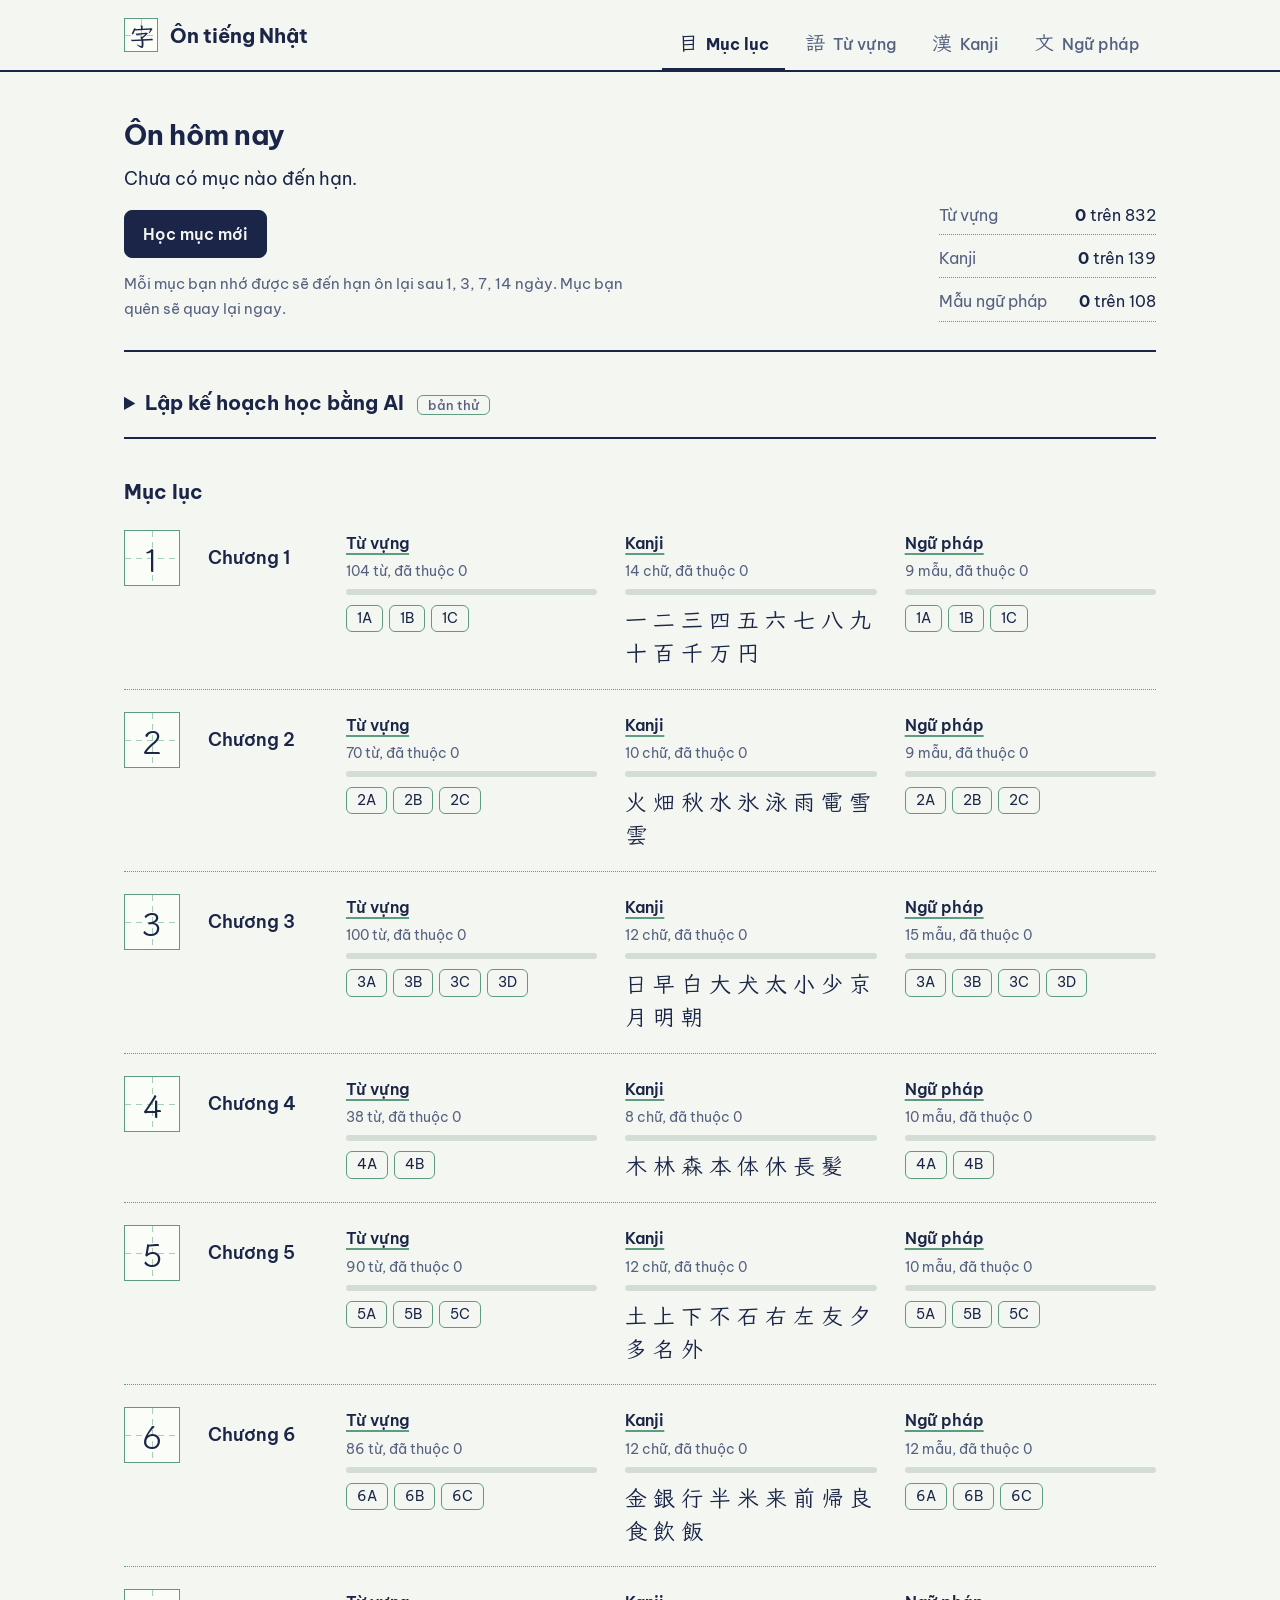
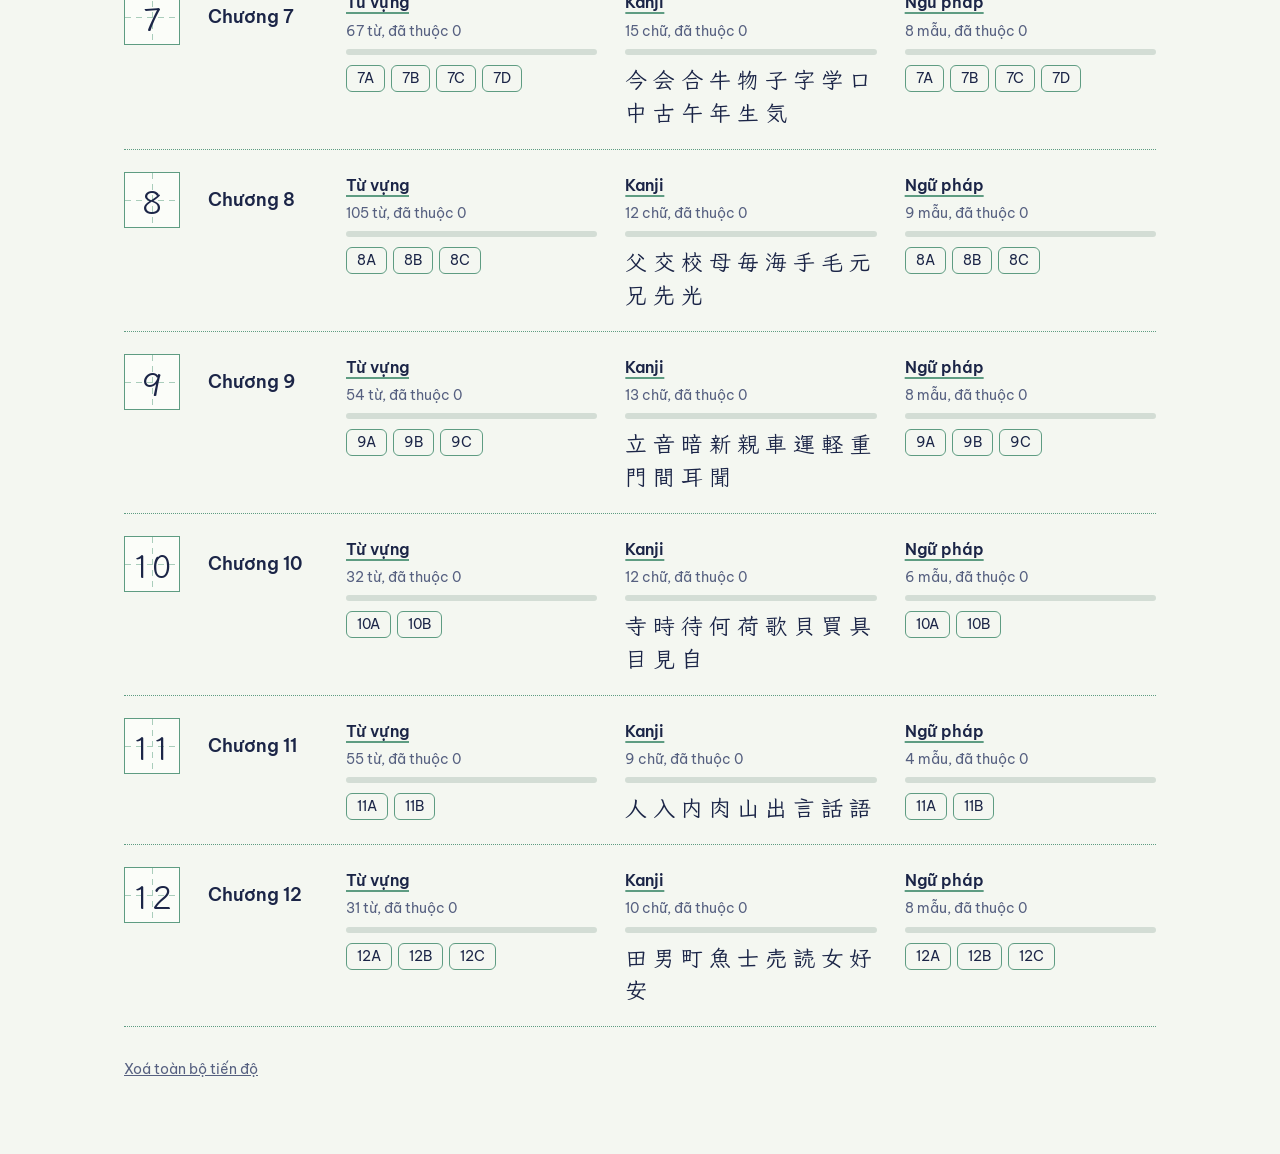
<file: index.html>
<!doctype html>
<html lang="vi">
<head>
<meta charset="utf-8">
<meta name="viewport" content="width=device-width, initial-scale=1">
<meta name="color-scheme" content="light dark">
<meta name="description" content="Ôn tiếng Nhật: từ vựng, kanji và ngữ pháp theo từng chương. Thẻ ghi nhớ, trắc nghiệm, tập viết và lặp lại ngắt quãng.">
<title>Ôn tiếng Nhật</title>
<link rel="icon" href="data:image/svg+xml,%3Csvg xmlns='http://www.w3.org/2000/svg' viewBox='0 0 64 64'%3E%3Crect x='3' y='3' width='58' height='58' fill='%23fbfdf9' stroke='%235e9c82' stroke-width='4'/%3E%3Ctext x='32' y='47' font-size='44' text-anchor='middle' fill='%231b2547'%3E字%3C/text%3E%3C/svg%3E">
<link rel="preconnect" href="https://fonts.googleapis.com">
<link rel="preconnect" href="https://fonts.gstatic.com" crossorigin>
<link rel="stylesheet" href="https://fonts.googleapis.com/css2?family=Be+Vietnam+Pro:wght@400;500;600;700&family=Klee+One:wght@400;600&display=swap">
<link rel="stylesheet" href="css/app.css">
</head>
<body>

<header class="top">
  <div class="wrap top-in">
    <div class="brand">
      <span class="cell brand-mark" aria-hidden="true"><span lang="ja">字</span></span>
      <h1>Ôn tiếng Nhật</h1>
    </div>
    <nav class="tabs" aria-label="Các phần ôn tập">
      <button class="tab" data-view="home"><span class="tab-ja" lang="ja" aria-hidden="true">目</span>Mục lục</button>
      <button class="tab" data-view="vocab"><span class="tab-ja" lang="ja" aria-hidden="true">語</span>Từ vựng</button>
      <button class="tab" data-view="kanji"><span class="tab-ja" lang="ja" aria-hidden="true">漢</span>Kanji</button>
      <button class="tab" data-view="grammar"><span class="tab-ja" lang="ja" aria-hidden="true">文</span>Ngữ pháp</button>
    </nav>
  </div>
</header>

<main class="wrap main">
  <section class="view" id="v-home" aria-label="Mục lục"></section>
  <section class="view" id="v-vocab" aria-label="Từ vựng" hidden></section>
  <section class="view" id="v-kanji" aria-label="Kanji" hidden></section>
  <section class="view" id="v-grammar" aria-label="Ngữ pháp" hidden></section>
  <section class="view" id="v-review" aria-label="Ôn hôm nay" hidden></section>
</main>

<script src="data/vocab.js"></script>
<script src="data/kanji.js"></script>
<script src="data/grammar.js"></script>
<script src="js/core.js"></script>
<script src="js/vocab.js"></script>
<script src="js/kanji.js"></script>
<script src="js/grammar.js"></script>
<script src="js/planner.js"></script>
<script src="js/home.js"></script>
<script src="js/app.js"></script>
</body>
</html>
</file>
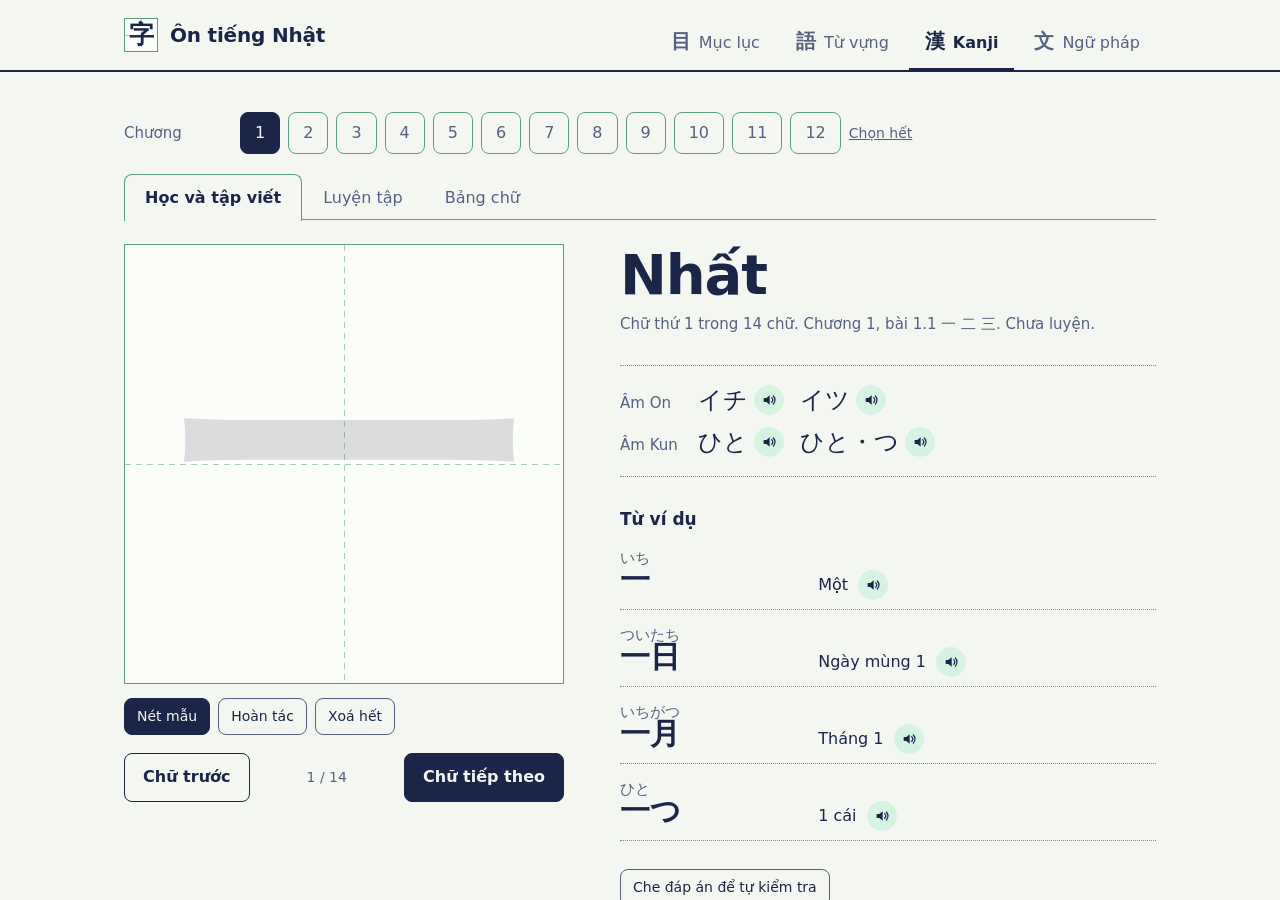
<file: kanji-quiz.html>
<!doctype html>
<html lang="vi">
<head>
<meta charset="utf-8">
<meta http-equiv="refresh" content="0; url=index.html#kanji">
<title>Ôn tiếng Nhật</title>
</head>
<body><p><a href="index.html#kanji">Mở trang Ôn tiếng Nhật</a></p></body>
</html>
</file>
<file: css/app.css>
/* Ôn tiếng Nhật
   Giấy vở tập viết kanji: ô 田字格, mực chàm, bút đỏ của thầy cô.
   Chế độ tối là bảng đen học đường và phấn. */

:root {
  color-scheme: light dark;
  --paper: #f4f7f1;
  --sheet: #fbfdf9;
  --ink: #1b2547;
  --ink-2: #566080;
  --line: #d3ddd5;
  --grid: #a9cdbb;
  --grid-strong: #5e9c82;
  --red: #cf3326;
  --red-wash: #fce6e2;
  --hl: #ffee9e;
  --ghost: rgba(27, 37, 71, .15);
  --focus: #1d6fd6;

  --f-ui: "Be Vietnam Pro", "Segoe UI", system-ui, sans-serif;
  --f-jp: "Klee One", "UD Digi Kyokasho N-R", "UD デジタル 教科書体 N-R", "Yu Kyokasho", "Yu Mincho", "Hiragino Mincho ProN", serif;
}

@media (prefers-color-scheme: dark) {
  :root {
    --paper: #14231f;
    --sheet: #1b2f29;
    --ink: #eceee3;
    --ink-2: #a7b8ad;
    --line: #2d4740;
    --grid: #3f6458;
    --grid-strong: #6fa08c;
    --red: #ff8a7a;
    --red-wash: #3d2723;
    --hl: #564e1f;
    --ghost: rgba(236, 238, 227, .17);
    --focus: #8ec5ff;
  }
}

* { box-sizing: border-box; }

body {
  margin: 0;
  background: var(--paper);
  color: var(--ink);
  font: 400 1rem/1.65 var(--f-ui);
  -webkit-font-smoothing: antialiased;
}

[lang="ja"] { font-family: var(--f-jp); }
[hidden] { display: none !important; }
h1, h2, h3, p, dl, dd, ul { margin: 0; padding: 0; }
ul { list-style: none; }
button { font: inherit; color: inherit; }

:focus-visible { outline: 3px solid var(--focus); outline-offset: 3px; }

.wrap { max-width: 1080px; margin: 0 auto; padding: 0 24px; }

/* ---- Ô 田字格: mô-típ chung của cả trang ---- */
.cell {
  position: relative;
  background: var(--sheet);
  border: 1.5px solid var(--grid-strong);
}
.cell::before {
  content: "";
  position: absolute;
  inset: 0;
  pointer-events: none;
  background:
    repeating-linear-gradient(to bottom, var(--grid) 0 6px, transparent 6px 11px) center / 1px 100% no-repeat,
    repeating-linear-gradient(to right, var(--grid) 0 6px, transparent 6px 11px) center / 100% 1px no-repeat;
}

/* ---- Đầu trang ---- */
.top { border-bottom: 2px solid var(--ink); }
.top-in { display: flex; align-items: flex-end; justify-content: space-between; gap: 16px; }
.brand { display: flex; align-items: center; gap: 12px; padding: 18px 0; }
.brand h1 { font-size: 1.25rem; font-weight: 700; letter-spacing: -.01em; }
.brand-mark { width: 34px; height: 34px; container-type: inline-size; display: grid; place-items: center; }
.brand-mark span { position: relative; font-size: 78cqw; line-height: 1; font-weight: 600; }

.tabs { display: flex; gap: 4px; margin-bottom: -2px; }
.tab {
  display: flex; align-items: baseline; gap: 8px;
  padding: 12px 16px 10px;
  background: none; border: 0; border-bottom: 4px solid transparent;
  color: var(--ink-2); font-weight: 500; cursor: pointer;
}
.tab:hover { color: var(--ink); }
.tab[aria-current="page"] { color: var(--ink); font-weight: 700; border-bottom-color: var(--ink); }
.tab-ja { font-family: var(--f-jp); font-size: 1.25rem; font-weight: 600; }

.main { padding-top: 40px; padding-bottom: 72px; }

/* ---- Nút ---- */
.btn {
  padding: 10px 18px;
  background: transparent;
  border: 1.5px solid var(--ink);
  border-radius: 8px;
  font-weight: 600; cursor: pointer;
}
.btn:hover:not(:disabled) { background: var(--line); }
.btn-solid { background: var(--ink); color: var(--paper); }
.btn-solid:hover:not(:disabled) { background: var(--ink); opacity: .88; }
.btn-sm { padding: 6px 12px; font-size: .875rem; font-weight: 500; border-color: var(--ink-2); }
.btn[aria-pressed="true"] { background: var(--ink); color: var(--paper); border-color: var(--ink); }
.link {
  background: none; border: 0; padding: 0;
  color: var(--ink-2); font-size: .875rem; text-decoration: underline; cursor: pointer;
}
.link:hover { color: var(--ink); }
.row { display: flex; flex-wrap: wrap; align-items: center; gap: 8px; }

/* ---- Học ---- */
.learn { display: grid; grid-template-columns: minmax(280px, 440px) minmax(0, 1fr); gap: 56px; align-items: start; }
.learn-pad { display: grid; gap: 14px; }

.pad-cell { width: 100%; aspect-ratio: 1; container-type: inline-size; touch-action: none; }
.ghost {
  position: absolute; inset: 0;
  display: grid; place-items: center;
  font-size: 60vw;
  font-size: 80cqw;
  line-height: 1; font-weight: 600;
  color: var(--ghost);
  user-select: none; pointer-events: none;
}
.ghost.is-off { visibility: hidden; }
.pad-cell canvas { position: absolute; inset: 0; width: 100%; height: 100%; touch-action: none; cursor: crosshair; }

.pager { justify-content: space-between; margin-top: 4px; }
.pager-pos { color: var(--ink-2); font-size: .875rem; }

.hv { font-size: clamp(2.25rem, 5vw, 3.5rem); line-height: 1.1; font-weight: 700; letter-spacing: -.02em; }
.hv.is-long { font-size: clamp(1.5rem, 3vw, 2rem); letter-spacing: 0; }
.where { margin-top: 6px; color: var(--ink-2); font-size: .9375rem; }

.readings {
  display: grid; grid-template-columns: auto 1fr; gap: 6px 20px; align-items: baseline;
  margin-top: 28px; padding: 16px 0;
  border-top: 1.5px dotted var(--grid-strong); border-bottom: 1.5px dotted var(--grid-strong);
}
.readings dt { color: var(--ink-2); font-size: .9375rem; }
.readings dd { font-size: 1.5rem; line-height: 1.5; }
.none { font-family: var(--f-ui); font-size: .9375rem; color: var(--ink-2); }

.words-title { margin-top: 28px; font-size: 1.0625rem; font-weight: 600; }
.words li {
  display: grid; grid-template-columns: minmax(120px, 34%) 1fr; gap: 16px; align-items: baseline;
  padding: 18px 0 8px;
  border-bottom: 1.5px dotted var(--grid-strong);
}
.words .w { font-size: 1.875rem; line-height: 1.4; font-weight: 600; }
.words rt { font-size: .5em; font-weight: 400; color: var(--ink-2); }
.words .m { color: var(--ink); }

.test-row { margin-top: 28px; }

/* Che đáp án khi tự kiểm tra */
.info-masked:not(.is-shown) .sec { filter: blur(9px); user-select: none; }
.info-masked:not(.is-shown) rt.sec { filter: blur(5px); }

/* ---- Luyện tập ---- */

.setup { display: grid; gap: 10px; }
.group { display: flex; flex-wrap: wrap; align-items: center; gap: 8px; }
.group-label { flex: none; width: 108px; color: var(--ink-2); font-size: .9375rem; }
.pick { cursor: pointer; }
.pick input { position: absolute; opacity: 0; width: 1px; height: 1px; }
.pick span {
  display: block; padding: 7px 14px;
  border: 1.5px solid var(--grid-strong); border-radius: 8px;
  font-weight: 500; color: var(--ink-2);
}
.pick:hover span { border-color: var(--ink); color: var(--ink); }
.pick input:checked + span { background: var(--ink); border-color: var(--ink); color: var(--paper); }
.pick input:focus-visible + span { outline: 3px solid var(--focus); outline-offset: 3px; }

.paper { margin-top: 28px; max-width: 760px; }
.paper-head {
  display: flex; align-items: baseline; justify-content: space-between; gap: 16px;
  padding-bottom: 10px; border-bottom: 2px solid var(--ink);
}
.qno { font-size: 1.25rem; font-weight: 700; }
.score { display: flex; align-items: baseline; gap: 16px; }
.streak { color: var(--ink-2); font-size: .875rem; }
.grade {
  display: inline-block;
  font-family: var(--f-jp); font-size: 2rem; font-weight: 600; line-height: 1;
  color: var(--red); transform: rotate(-3deg);
}

.q { display: grid; gap: 14px; padding: 28px 0 24px; }
.ask { font-weight: 600; font-size: 1.0625rem; }
.line { display: flex; max-width: 100%; padding-left: 1.5px; }
.sq { flex: 0 1 var(--sq, 112px); min-width: 0; aspect-ratio: 1; container-type: inline-size; display: grid; place-items: center; margin-left: -1.5px; }
.sq span { position: relative; font-size: 66cqw; line-height: 1; font-weight: 600; }
.sep { align-self: center; padding: 0 10px; font-size: 1.5rem; color: var(--ink-2); }
.hint { color: var(--ink-2); }

.opts { display: grid; grid-template-columns: 1fr 1fr; gap: 20px 24px; }
.opt {
  position: relative;
  display: flex; align-items: center; gap: 14px;
  min-height: 68px; padding: 10px 16px;
  background: var(--sheet);
  border: 1.5px solid var(--grid-strong); border-radius: 8px;
  color: var(--ink); text-align: left; cursor: pointer;
}
.opt:hover:not(:disabled) { border-color: var(--ink); }
.opt .no {
  flex: none; width: 28px; height: 28px; display: grid; place-items: center;
  border: 1.5px solid var(--ink-2); border-radius: 4px;
  color: var(--ink-2); font-size: .875rem; font-weight: 600;
}
.opt .txt { font-size: 1.375rem; line-height: 1.3; font-weight: 600; }
.opt .txt-vi { font-family: var(--f-ui); font-size: 1.125rem; font-weight: 600; }
.opt:disabled { cursor: default; }
.opt:disabled:not(.ok):not(.ng) { opacity: .55; }
.opt.ok { border-color: var(--ink); }
.opt.ng { background: var(--red-wash); border-color: var(--red); }
.opt.ng .txt { text-decoration: line-through; text-decoration-color: var(--red); text-decoration-thickness: 2px; }

/* Vòng tròn bút đỏ quanh đáp án đúng */
.maru { position: absolute; left: -14px; top: -9px; overflow: visible; pointer-events: none; }
.maru path {
  fill: none; stroke: var(--red); stroke-width: 3.2; stroke-linecap: round; stroke-linejoin: round;
  stroke-dasharray: var(--len); stroke-dashoffset: var(--len);
  animation: pen .55s cubic-bezier(.55, .1, .3, 1) forwards;
}
@keyframes pen { to { stroke-dashoffset: 0; } }

.result { min-height: 96px; margin-top: 28px; }
.verdict { font-weight: 700; font-size: 1.125rem; }
.verdict.ng { color: var(--red); }
.result .explain { margin-top: 4px; }
.result .explain b { font-weight: 600; }
.result .explain [lang="ja"] { font-size: 1.25rem; }
.next { margin-top: 4px; }

.margin { padding-left: 28px; border-left: 1.5px solid var(--line); }
.margin h3 { font-size: 1.0625rem; font-weight: 600; }
.weak { display: grid; gap: 8px; margin: 16px 0 20px; }
.weak-empty { color: var(--ink-2); font-size: .9375rem; }
.chip {
  display: grid; grid-template-columns: auto 1fr; gap: 0 12px; align-items: baseline;
  padding: 8px 12px; text-align: left;
  background: var(--sheet); border: 1.5px solid var(--grid-strong); border-radius: 6px; cursor: pointer;
}
.chip:hover { border-color: var(--ink); }
.chip-w { grid-row: span 2; font-size: 1.5rem; font-weight: 600; line-height: 1.3; }
.chip-s { font-size: .875rem; color: var(--ink-2); }
.chip-n { font-size: .8125rem; color: var(--red); }

/* ---- Bảng chữ ---- */
.table-head h2 { font-size: 1.75rem; font-weight: 700; letter-spacing: -.01em; }
.sum { margin-top: 4px; }
.sum b { font-weight: 700; }
.legend { display: flex; flex-wrap: wrap; align-items: center; gap: 8px 24px; margin-top: 12px; color: var(--ink-2); font-size: .875rem; }
.lg { display: inline-flex; align-items: center; gap: 8px; }
.lg-ring { width: 14px; height: 14px; border: 2px solid var(--red); border-radius: 50%; }
.lg-hl { width: 18px; height: 14px; background: var(--hl); border: 1.5px solid var(--grid-strong); }

.chap { margin-top: 40px; }
.chap h3 { display: flex; align-items: baseline; gap: 16px; margin-bottom: 14px; font-size: 1.125rem; font-weight: 600; }
.chap h3 small { color: var(--ink-2); font-size: .875rem; font-weight: 400; }
.grid { display: grid; grid-template-columns: repeat(auto-fill, minmax(104px, 1fr)); padding: 0 1.5px 1.5px 0; }
.kcell {
  aspect-ratio: 1; margin: 0 -1.5px -1.5px 0; padding: 0;
  display: grid; place-items: center; cursor: pointer; text-align: center;
  container-type: inline-size;
}
.kcell:hover { background: var(--line); }
.kcell:focus-visible { z-index: 1; outline-offset: -5px; }
.kcell .kk { position: relative; font-size: 44cqw; line-height: 1; font-weight: 600; }
.kcell .kv { position: absolute; left: 0; right: 0; bottom: 6px; font-size: .75rem; color: var(--ink-2); line-height: 1.2; }
.kcell.is-weak { background: var(--hl); }
.kcell.is-strong::after {
  content: ""; position: absolute; top: 8px; right: 8px;
  width: 14px; height: 14px; border: 2px solid var(--red); border-radius: 50%;
}

/* ---- Chọn chế độ và phạm vi ---- */
.modes { display: flex; flex-wrap: wrap; gap: 0; margin: 20px 0 24px; border-bottom: 1.5px solid var(--grid-strong); }
.mode {
  padding: 10px 20px 9px; margin-bottom: -1.5px;
  background: none; border: 1.5px solid transparent; border-bottom: 0; border-radius: 8px 8px 0 0;
  color: var(--ink-2); font-weight: 500; cursor: pointer;
}
.mode:hover { color: var(--ink); }
.mode[aria-pressed="true"] { background: var(--paper); border-color: var(--grid-strong); color: var(--ink); font-weight: 700; }
.scope { display: grid; gap: 8px; }
.pick-sm span { padding: 3px 10px; font-size: .875rem; }
.tool-row { margin-bottom: 20px; }
.search {
  min-width: 240px; padding: 8px 12px;
  background: var(--sheet); border: 1.5px solid var(--grid-strong); border-radius: 8px; color: var(--ink); font: inherit;
}
.btn-ng { border-color: var(--red); color: var(--red); }
.btn-ng:hover:not(:disabled) { background: var(--red-wash); }

/* ---- Thẻ ghi nhớ (kiểu thẻ lật: bộ đếm, thẻ xếp chồng, ← Chưa nhớ / Đã học →) ---- */
:root { --ok: #1f8f63; --ok-wash: #d6f2e3; }
@media (prefers-color-scheme: dark) { :root { --ok: #7fd6a8; --ok-wash: #1f4d3b; } }

.flash { display: grid; justify-items: center; gap: 18px; width: 100%; max-width: 600px; margin: 0 auto; }
.fc-counts { display: flex; align-items: center; gap: 16px; font-size: 1.5rem; line-height: 1; color: var(--ink-2); }
.fc-counts b { min-width: 1.4em; text-align: center; font-weight: 700; }
.c-ng { color: var(--red); }
.c-left { color: var(--ink); }
.c-ok { color: var(--ok); }
.fc-stage { position: relative; width: 100%; margin-bottom: 14px; }
.fc-stage::before, .fc-stage::after {
  content: ""; position: absolute; z-index: 0; top: 18px; bottom: -8px; left: 14px; right: 14px;
  background: var(--sheet); border: 1.5px solid var(--grid-strong); border-radius: 22px;
}
.fc-stage::after { left: 28px; right: 28px; bottom: -15px; opacity: .65; }
.fc-card {
  position: relative; z-index: 1; display: flex; flex-direction: column; min-height: 380px;
  background: var(--sheet); border: 1.5px solid var(--grid-strong); border-radius: 22px;
  box-shadow: 0 14px 26px -18px rgba(27, 37, 71, .55);
  cursor: pointer; touch-action: pan-y; user-select: none;
}
.fc-card.is-ok { border-color: var(--ok); }
.fc-card.is-ng { border-color: var(--red); }
.fc-card.is-turning { animation: turn .22s ease-out; }
@keyframes turn { from { transform: scaleX(.93); opacity: .55; } to { transform: none; opacity: 1; } }
.fc-body { flex: 1; display: flex; flex-direction: column; max-height: 480px; padding: 22px 26px 16px; overflow-y: auto; }
.fc-tagline { margin-bottom: 8px; color: var(--ink-2); font-size: .8125rem; }
.fc-front { margin: auto; padding: 24px 0; text-align: center; }
.fc-front .flash-hint { margin-top: 28px; }
.fc-top { display: flex; align-items: center; gap: 12px; }
.fc-read { font-size: 1.5rem; font-weight: 600; line-height: 1.8; color: var(--ink-2); }
.ov { padding-top: 1px; border-top: 2px solid currentColor; }
.say {
  flex: none; display: grid; place-items: center; width: 44px; height: 44px; padding: 0;
  background: var(--ok-wash); border: 0; border-radius: 50%; color: var(--ink); cursor: pointer;
}
.say:hover { background: var(--ok); color: var(--sheet); }
.fc-main { margin: 10px 0 8px; text-align: center; }
.fc-main .pos { margin-top: 8px; }
.fc-mean { font-size: 1.5rem; font-weight: 700; line-height: 1.4; }
.fc-main .flash-note { margin: 10px auto 0; }
.bigword { font-size: 3rem; font-weight: 600; line-height: 1.5; overflow-wrap: anywhere; }
.bigword ruby { ruby-position: over; }
.bigword rt { font-size: .4em; font-weight: 400; color: var(--ink-2); letter-spacing: .04em; }
.bigword-xl { font-size: 6.5rem; line-height: 1.3; }
.fc-ex { margin-top: 12px; padding-top: 14px; border-top: 1.5px solid var(--line); text-align: left; }
.fc-tag { display: inline-block; padding: 2px 12px; background: var(--ok-wash); border-radius: 8px; font-size: .8125rem; font-weight: 700; }
.fc-ex ol { margin: 10px 0 0; padding-left: 1.5em; }
.fc-ex li { padding-left: 4px; font-size: 1.1875rem; line-height: 2.3; }
.fc-ex rt { font-size: .5em; }
.ex-vi { font-family: var(--f-ui); font-size: .875rem; color: var(--ink-2); }
.fc-lines { padding-top: 6px; text-align: left; }
.fc-lines p { margin-top: 6px; }
.fc-foot { display: flex; justify-content: flex-end; padding: 4px 12px; border-top: 1.5px solid var(--line); }
.fc-heart { display: grid; place-items: center; width: 44px; height: 44px; padding: 0; background: none; border: 0; border-radius: 50%; color: var(--red); cursor: pointer; }
.fc-heart:hover { background: var(--red-wash); }
.fc-heart.is-on path { fill: currentColor; }
.fc-actions { display: flex; align-items: center; gap: 16px; width: 100%; justify-content: center; }
.fc-btn { padding: 15px 30px; border: 0; border-radius: 999px; color: var(--ink); font-size: 1.0625rem; font-weight: 700; cursor: pointer; }
.fc-ng { background: var(--red-wash); }
.fc-ok { background: var(--ok-wash); }
.fc-btn:hover:not(:disabled) { filter: brightness(.95); }
.fc-undo { display: grid; place-items: center; width: 52px; height: 52px; padding: 0; background: var(--sheet); border: 1.5px solid var(--grid-strong); border-radius: 50%; color: var(--ink); cursor: pointer; }
.fc-undo:hover:not(:disabled) { border-color: var(--ink); }
.fc-actions button:disabled { opacity: .4; cursor: default; }
.flash-hint, .flash-tip { color: var(--ink-2); font-size: .875rem; }
.flash-tip { max-width: 34em; text-align: center; }
.flash-vi { font-size: 1.5rem; font-weight: 700; line-height: 1.4; }
.flash-note { max-width: 36em; color: var(--ink-2); font-size: .9375rem; }
.flash-pattern { font-size: 2rem; font-weight: 600; line-height: 1.5; }
.flash-where { color: var(--ink-2); }
.flash-empty { margin: auto; padding: 56px 0; color: var(--ink-2); display: grid; gap: 16px; justify-items: center; text-align: center; }
.fc-main .flash-pattern { font-size: 1.5rem; }

/* ---- Danh sách từ vựng ---- */
.group-title { margin: 28px 0 8px; font-size: 1.0625rem; font-weight: 600; }
.vtable { width: 100%; border-collapse: collapse; }
.vtable td { padding: 8px 12px 8px 0; vertical-align: baseline; border-bottom: 1.5px dotted var(--grid-strong); }
.vw { width: 26%; font-size: 1.375rem; font-weight: 600; }
.vr { width: 30%; font-size: 1.125rem; }
.vm { font-size: .9375rem; }
.vnote { display: block; color: var(--ink-2); font-size: .8125rem; }
.vtable tr.is-done .vw::after { content: ""; display: inline-block; width: 11px; height: 11px; margin-left: 10px; border: 2px solid var(--red); border-radius: 50%; vertical-align: middle; }
.hide-r .vr:not(.is-shown), .hide-m .vm:not(.is-shown) { filter: blur(8px); cursor: pointer; user-select: none; }

/* ---- Bài giảng ngữ pháp ---- */
.lesson { display: grid; grid-template-columns: 280px minmax(0, 1fr); gap: 40px; align-items: start; }
.pats { display: grid; gap: 2px; max-height: 80vh; overflow: auto; padding-right: 8px; }
.pats .group-title { margin: 20px 0 6px; }
.pats .group-title:first-child { margin-top: 0; }
.pat {
  display: grid; grid-template-columns: 34px 1fr; gap: 8px; align-items: baseline; padding: 8px 10px;
  background: none; border: 0; border-left: 3px solid transparent; border-bottom: 1.5px dotted var(--grid-strong);
  text-align: left; cursor: pointer; color: var(--ink);
}
.pat:hover { background: var(--line); }
.pat.is-current { border-left-color: var(--ink); background: var(--sheet); font-weight: 600; }
.pat-n { color: var(--ink-2); font-size: .875rem; }
.pat-t { font-size: 1rem; line-height: 1.45; overflow-wrap: anywhere; }
.pat.is-done .pat-n::after { content: ""; display: inline-block; width: 9px; height: 9px; margin-left: 4px; border: 2px solid var(--red); border-radius: 50%; }
.viewer { display: grid; gap: 16px; }
.vt { font-size: 1.5rem; font-weight: 600; line-height: 1.4; }
.slide { margin: 0; border: 1.5px solid var(--grid-strong); background: #fff; }
.slide img { display: block; width: 100%; height: auto; }
.rate-row { align-items: center; margin-top: 16px; }
.rate-label { color: var(--ink-2); font-size: .9375rem; margin-right: 4px; }
.astext { border-top: 1.5px dotted var(--grid-strong); padding-top: 12px; }
.astext summary { cursor: pointer; color: var(--ink-2); }
.astext-body { margin-top: 12px; display: grid; gap: 4px; }
.astext-body .ex { font-size: 1.125rem; }
mark { background: var(--hl); color: inherit; padding: 0 2px; }
.cloze { font-size: 1.75rem; font-weight: 600; line-height: 2.1; }
.blank { display: inline-block; width: 3.2em; height: 1.1em; margin: 0 4px; border-bottom: 3px solid var(--ink); vertical-align: -3px; }
.cloze-full { font-size: 1.25rem; }
ruby rt { font-size: .5em; font-weight: 400; }

/* ---- Mục lục ---- */
.today { display: grid; grid-template-columns: minmax(0, 1fr) auto; gap: 40px; align-items: end; padding-bottom: 28px; border-bottom: 2px solid var(--ink); }
.today h2 { font-size: 1.75rem; font-weight: 700; letter-spacing: -.01em; }
.today-n { margin: 6px 0 16px; font-size: 1.125rem; }
.today-n b { font-weight: 700; }
.today-tip { margin-top: 14px; max-width: 34em; color: var(--ink-2); font-size: .9375rem; }
.today-sum { display: grid; gap: 10px; }
.today-sum div { display: flex; justify-content: space-between; gap: 32px; border-bottom: 1.5px dotted var(--grid-strong); padding-bottom: 6px; }
.today-sum dt { color: var(--ink-2); }
.today-sum dd { margin: 0; }
.today-sum b { font-weight: 700; }
.toc-title { margin-top: 36px; font-size: 1.25rem; font-weight: 700; }
.toc-row {
  display: grid; grid-template-columns: 56px 110px repeat(3, minmax(0, 1fr)); gap: 0 28px; align-items: start;
  padding: 22px 0; border-bottom: 1.5px dotted var(--grid-strong);
}
.toc-num { width: 56px; height: 56px; container-type: inline-size; display: grid; place-items: center; }
.toc-num span { position: relative; font-size: 62cqw; font-weight: 600; line-height: 1; }
.toc-h { font-size: 1.125rem; font-weight: 600; line-height: 56px; }
.toc-link { font-weight: 600; color: var(--ink); text-decoration: underline; text-decoration-color: var(--grid-strong); text-decoration-thickness: 2px; text-underline-offset: 4px; }
.toc-link:hover { text-decoration-color: var(--ink); }
.toc-meta { margin: 4px 0 6px; color: var(--ink-2); font-size: .875rem; }
.bar { display: block; height: 6px; background: var(--line); border-radius: 3px; overflow: hidden; }
.bar i { display: block; height: 100%; background: var(--ink); }
.toc-secs { display: flex; flex-wrap: wrap; gap: 6px; margin-top: 10px; }
.toc-secs a { padding: 1px 10px; border: 1.5px solid var(--grid-strong); border-radius: 6px; color: var(--ink); font-size: .875rem; text-decoration: none; }
.toc-secs a:hover { border-color: var(--ink); background: var(--sheet); }
.toc-kanji { display: flex; flex-wrap: wrap; gap: 2px 6px; margin-top: 8px; }
.toc-kanji a { font-size: 1.375rem; font-weight: 600; line-height: 1.4; color: var(--ink); text-decoration: none; }
.toc-kanji a:hover { color: var(--red); }
.reset-row { margin-top: 28px; }
.back-row { margin-bottom: 8px; }
.review-title { margin-bottom: 20px; font-size: 1.75rem; font-weight: 700; }

/* ---- Màn hình hẹp ---- */
@media (max-width: 900px) {
  .learn { grid-template-columns: 1fr; gap: 36px; }
  .learn-pad { max-width: 440px; }
  .lesson { grid-template-columns: 1fr; gap: 24px; }
  .pats { max-height: 260px; }
  .today { grid-template-columns: 1fr; gap: 24px; }
  .toc-row { grid-template-columns: 56px minmax(0, 1fr); gap: 12px 20px; }
  .toc-col { grid-column: 1 / -1; }
}
@media (max-width: 640px) {
  .wrap { padding: 0 16px; }
  .top-in { flex-direction: column; align-items: stretch; gap: 0; }
  .brand { padding: 14px 0 10px; }
  .tabs { margin-bottom: -2px; }
  .tab { flex: 1; justify-content: center; gap: 5px; padding: 10px 4px 8px; font-size: .875rem; white-space: nowrap; }
  .tab-ja { font-size: 1.125rem; }
  .main { padding-top: 12px; }
  .mode { padding: 9px 12px 8px; font-size: .9375rem; }
  .fc-card { min-height: 340px; }
  .fc-body { padding: 18px 16px 12px; }
  .bigword { font-size: 2.5rem; }
  .fc-read { font-size: 1.25rem; }
  .bigword-xl { font-size: 5rem; }
  .fc-btn { flex: 1; padding: 14px 8px; }
  .vw { width: 30%; font-size: 1.125rem; }
  .vtable .vr { width: 36%; font-size: .9375rem; }
  .cloze { font-size: 1.375rem; }
  .search { min-width: 0; width: 100%; }
  .group-label { width: 100%; }
  .opts { grid-template-columns: 1fr; gap: 16px; }
  .words li { grid-template-columns: 1fr; gap: 0; }
  .grid { grid-template-columns: repeat(auto-fill, minmax(84px, 1fr)); }
}

@media (prefers-reduced-motion: reduce) {
  .maru path { animation: none; stroke-dashoffset: 0; }
}

.prompt-vi { font-size: 1.75rem; font-weight: 700; line-height: 1.4; }
.pos {
  display: inline-block; padding: 1px 10px; border: 1.5px solid var(--grid-strong); border-radius: 6px;
  color: var(--ink-2); font-size: .8125rem;
}
.q .bigword { font-size: 3.25rem; line-height: 1.4; }

/* ---- Furigana trong trắc nghiệm và danh sách ---- */
.opt .txt ruby { ruby-position: over; }
.opt .txt rt, .vw rt { font-size: .5em; font-weight: 400; color: var(--ink-2); }
.opt .txt:has(ruby) { line-height: 2; }
.vw { line-height: 1.9; }
.hide-r .vw rt { visibility: hidden; }

/* ---- Loại từ trong danh sách ---- */
.vp { width: 16%; color: var(--ink-2); font-size: .875rem; line-height: 1.4; }
.pos-code { display: block; font-weight: 600; color: var(--ink); }
.pos-name { display: block; font-size: .75rem; }
.pos-legend { margin-bottom: 8px; color: var(--ink-2); font-size: .875rem; }
.vw { width: 22%; }
.vr { width: 26%; }
@media (max-width: 640px) {
  .vp { width: 17%; font-size: .75rem; }
  .pos-name { display: none; }
  .vw { width: 26%; }
  .vtable .vr { width: 28%; }
}
.vtable td { vertical-align: middle; }

/* ---- Nút loa nhỏ cạnh nghĩa của từ ví dụ ---- */
.say-sm { display: inline-grid; width: 30px; height: 30px; margin-left: 10px; vertical-align: middle; }
.say-sm svg { width: 16px; height: 16px; }
.rd { display: inline-flex; align-items: center; margin-right: 16px; white-space: nowrap; }
.rd .say-sm { margin-left: 6px; }

/* ---- Lập kế hoạch học bằng AI ---- */
.plan { margin-top: 28px; padding: 0 0 4px; border-bottom: 2px solid var(--ink); }
.plan summary { cursor: pointer; padding: 6px 0 14px; font-size: 1.25rem; font-weight: 700; }
.plan-beta { margin-left: 8px; padding: 1px 10px; border: 1.5px solid var(--grid-strong); border-radius: 6px; color: var(--ink-2); font-size: .8125rem; font-weight: 500; }
.plan-body { padding-bottom: 24px; }
.plan-form { display: grid; grid-template-columns: repeat(2, minmax(0, 1fr)); gap: 14px 24px; margin-bottom: 18px; }
.plan-f { display: grid; gap: 4px; }
.plan-f span { color: var(--ink-2); font-size: .875rem; }
.plan-wide { grid-column: 1 / -1; }
.plan-f input, .plan-f select {
  width: 100%; padding: 9px 12px; background: var(--sheet); border: 1.5px solid var(--grid-strong); border-radius: 8px; color: var(--ink); font: inherit;
}
.plan-chk { display: flex; align-items: center; gap: 8px; color: var(--ink-2); font-size: .9375rem; }
.plan-msg { margin-top: 14px; color: var(--red); font-weight: 600; }
.plan-note { margin-top: 14px; max-width: 46em; color: var(--ink-2); font-size: .875rem; }
.plan-out { margin-top: 24px; padding-top: 20px; border-top: 1.5px dotted var(--grid-strong); }
.plan-eval { max-width: 46em; margin-bottom: 8px; font-size: 1.0625rem; }
.plan-day { margin-top: 20px; padding: 4px 0 4px 16px; border-left: 3px solid var(--grid-strong); }
.plan-day.is-today { border-left-color: var(--red); }
.plan-day h4 { margin: 0 0 6px; font-size: 1.0625rem; font-weight: 700; }
.plan-day h4 small { margin-left: 8px; color: var(--ink-2); font-size: .875rem; font-weight: 400; }
.plan-day ul, .plan-tips { margin: 0; padding: 0; list-style: none; }
.plan-task { display: grid; grid-template-columns: minmax(0, 1fr) auto auto; gap: 4px 14px; align-items: baseline; padding: 7px 0; border-bottom: 1.5px dotted var(--line); }
.plan-task label { display: flex; align-items: baseline; gap: 8px; cursor: pointer; }
.plan-kind { flex: none; padding: 0 8px; background: var(--ok-wash); border-radius: 6px; font-size: .8125rem; font-weight: 700; }
.plan-meta { color: var(--ink-2); font-size: .875rem; white-space: nowrap; }
.plan-task a { font-size: .875rem; font-weight: 600; color: var(--ink); text-decoration: underline; text-underline-offset: 3px; white-space: nowrap; }
.plan-task.is-done .plan-text { color: var(--ink-2); text-decoration: line-through; }
.plan-tips { margin-top: 22px; display: grid; gap: 6px; max-width: 46em; color: var(--ink-2); }
.plan-tips li::before { content: "Mẹo: "; font-weight: 700; color: var(--ink); }
.plan-foot { margin-top: 18px; color: var(--ink-2); font-size: .875rem; }
@media (max-width: 640px) {
  .plan-form { grid-template-columns: 1fr; }
  .plan-task { grid-template-columns: 1fr; }
}
</file>
